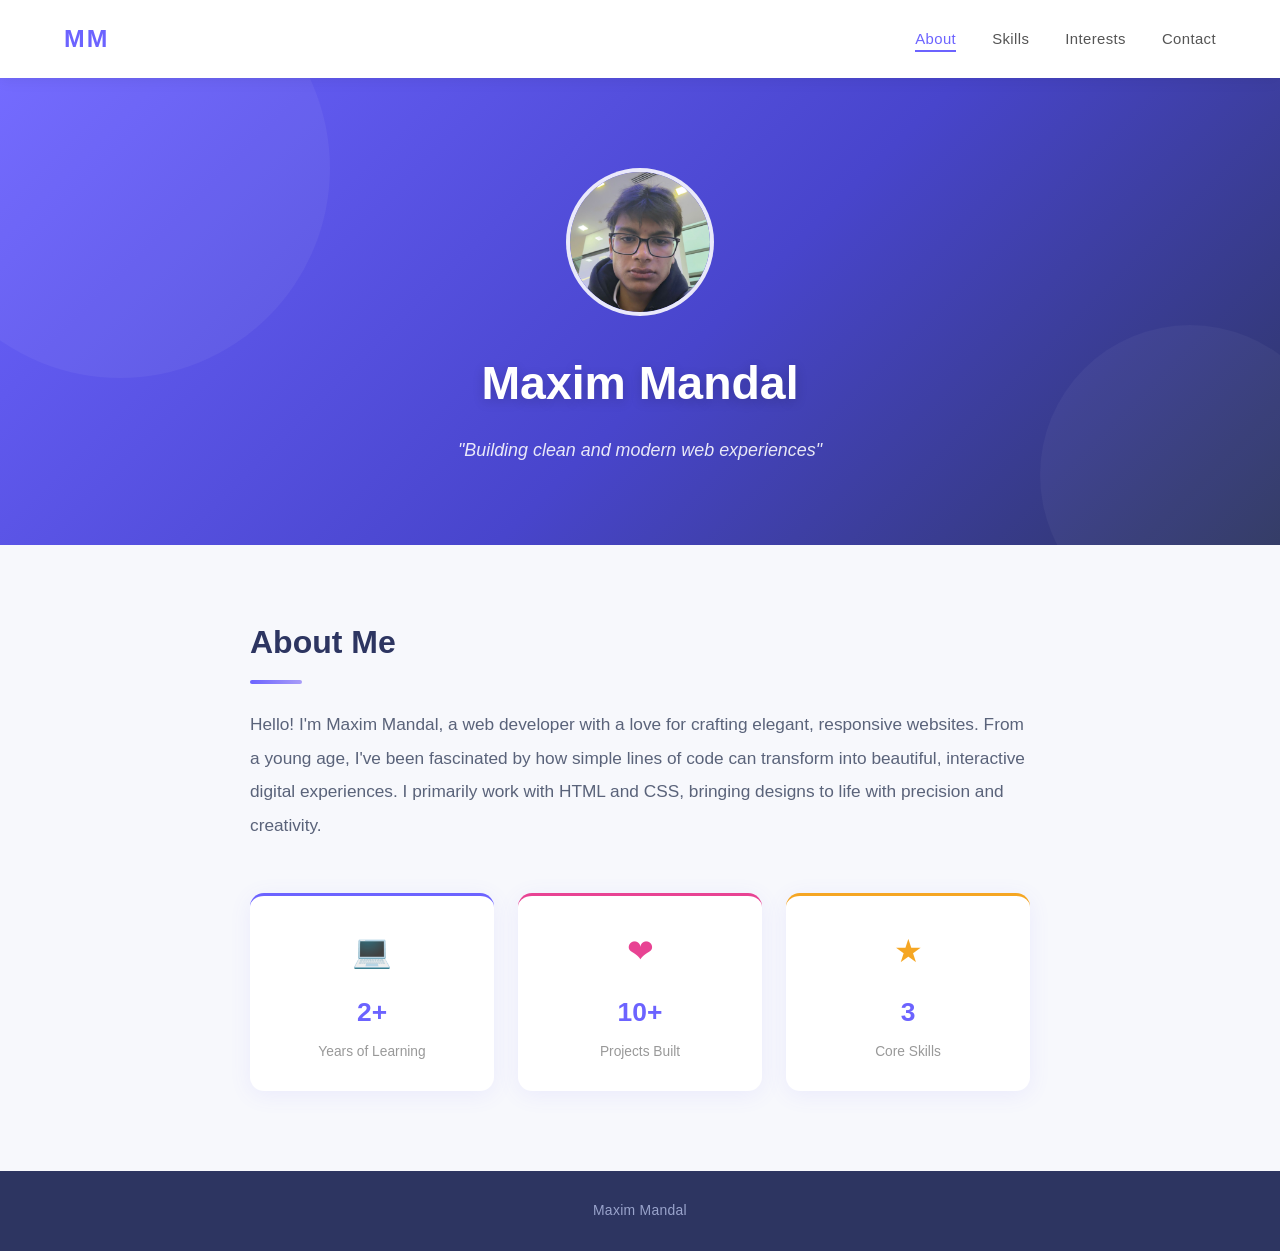
<file: portfolio 2/index.html>
<!doctype html>
<html lang="en">
  <head>
    <meta charset="UTF-8" />
    <meta name="viewport" content="width=device-width, initial-scale=1.0" />
    <title>Maxim Mandal | About</title>

    <link rel="stylesheet" href="index.css" />
  </head>
  <body>
    <nav class="navbar">
      <div class="nav-brand">MM</div>
      <ul class="nav-links">
        <li><a href="index.html" class="active">About</a></li>
        <li><a href="skills.html">Skills</a></li>
        <li><a href="interests.html">Interests</a></li>
        <li><a href="contact.html">Contact</a></li>
      </ul>
    </nav>

    <section class="hero">
      <div class="profile-wrapper">
        <!-- Profile image – replace images/profile.jpg with your photo -->
        <div class="profile-img-container">
          <img src="Image.jpeg" alt="Maxim Mandal" style="display: block" />
        </div>
      </div>

      <h1 style="text-shadow: 0 3px 12px rgba(0, 0, 0, 0.18)">Maxim Mandal</h1>
      <p class="tagline">"Building clean and modern web experiences"</p>
    </section>

    <section class="section-wrapper">
      <h2 class="section-title">About Me</h2>

      <p class="about-text">
        Hello! I'm Maxim Mandal, a web developer with a love for crafting
        elegant, responsive websites. From a young age, I've been fascinated by
        how simple lines of code can transform into beautiful, interactive
        digital experiences. I primarily work with HTML and CSS, bringing
        designs to life with precision and creativity.
      </p>

      <div class="info-cards">
        <div class="info-card" style="border-top-color: #6c63ff">
          <div class="card-icon" style="color: #6c63ff">&#128187;</div>
          <h3>2+</h3>
          <p>Years of Learning</p>
        </div>
        <div class="info-card" style="border-top-color: #e84393">
          <div class="card-icon" style="color: #e84393">&#10084;</div>
          <h3>10+</h3>
          <p>Projects Built</p>
        </div>
        <div class="info-card" style="border-top-color: #f5a623">
          <div class="card-icon" style="color: #f5a623">&#9733;</div>
          <h3>3</h3>
          <p>Core Skills</p>
        </div>
      </div>
    </section>

    <footer class="footer">
      <p>Maxim Mandal</p>
    </footer>
  </body>
</html>
</file>
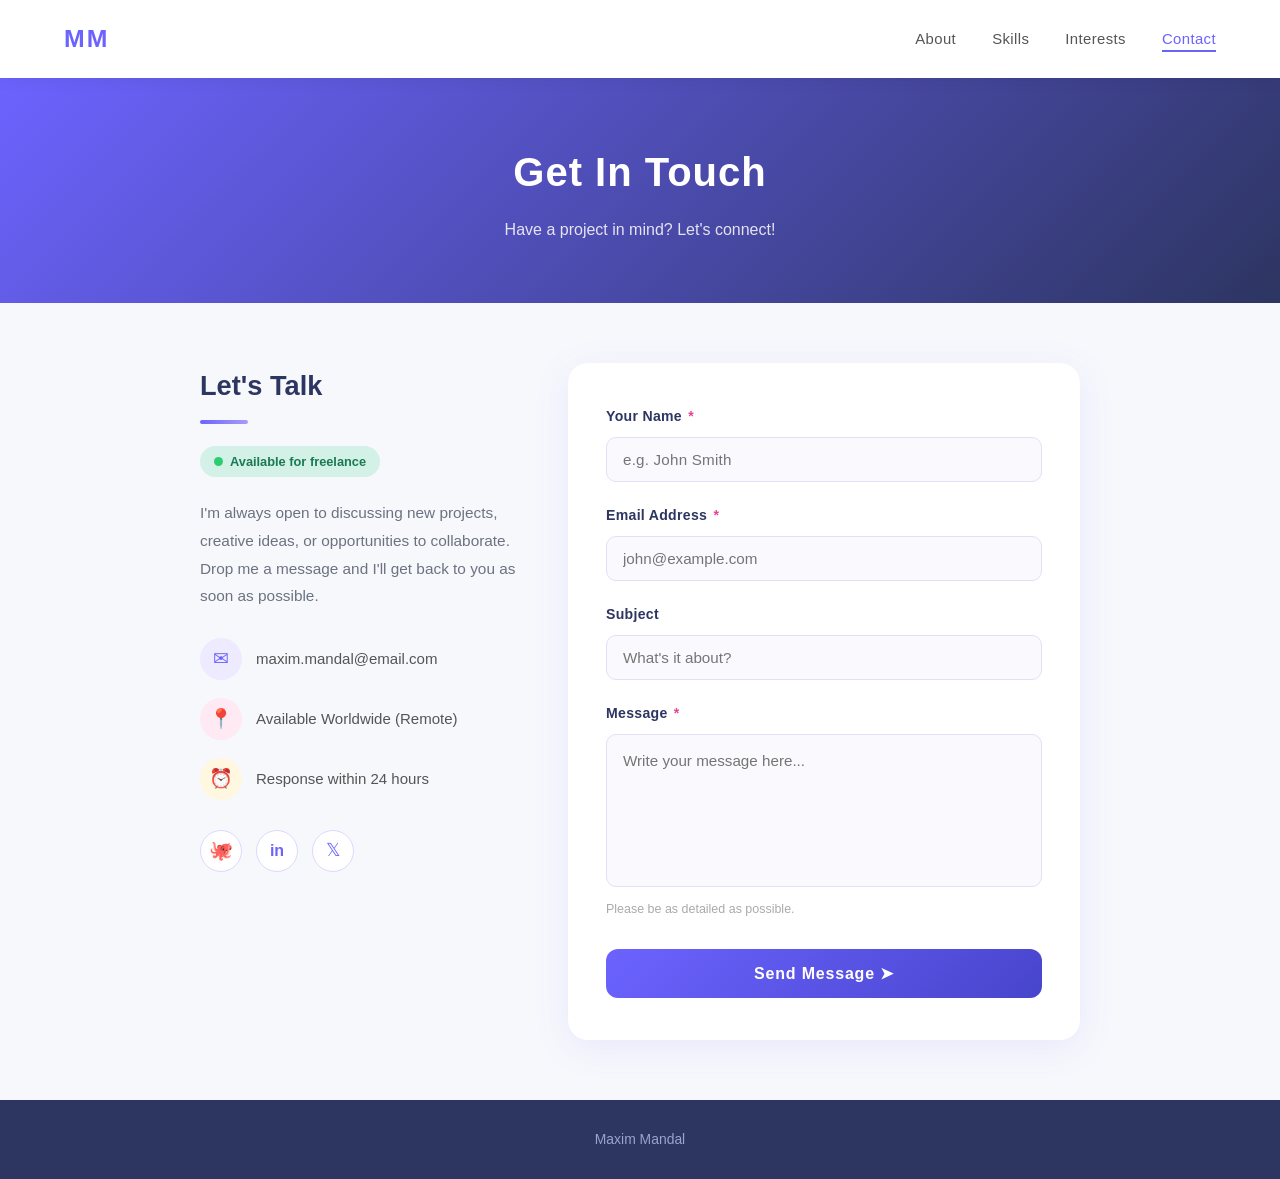
<file: portfolio 2/contact.html>
<!doctype html>
<html lang="en">
  <head>
    <meta charset="UTF-8" />
    <meta name="viewport" content="width=device-width, initial-scale=1.0" />
    <title>Maxim Mandal | Contact</title>

    <link rel="stylesheet" href="contact.css" />
  </head>
  <body>
    <nav class="navbar">
      <div class="nav-brand">MM</div>
      <ul class="nav-links">
        <li><a href="index.html">About</a></li>
        <li><a href="skills.html">Skills</a></li>
        <li><a href="interests.html">Interests</a></li>
        <li><a href="contact.html" class="active">Contact</a></li>
      </ul>
    </nav>

    <header class="page-header">
      <h1 style="letter-spacing: 1px">Get In Touch</h1>
      <p>Have a project in mind? Let's connect!</p>
    </header>

    <div class="contact-wrapper">
      <aside class="contact-info">
        <h2>Let's Talk</h2>

        <div class="available-badge">
          <span class="dot-green"></span> Available for freelance
        </div>

        <p>
          I'm always open to discussing new projects, creative ideas, or
          opportunities to collaborate. Drop me a message and I'll get back to
          you as soon as possible.
        </p>

        <div class="info-row">
          <div class="info-icon" style="background: #eeeaff; color: #6c63ff">
            &#9993;
          </div>
          <span>maxim.mandal@email.com</span>
        </div>

        <div class="info-row">
          <div class="info-icon" style="background: #ffe9f3; color: #e84393">
            &#128205;
          </div>
          <span>Available Worldwide (Remote)</span>
        </div>

        <div class="info-row">
          <div class="info-icon" style="background: #fff7e0; color: #f5a623">
            &#9200;
          </div>
          <span>Response within 24 hours</span>
        </div>

        <div class="social-links">
          <a
            href="#"
            class="social-link"
            title="GitHub"
            style="font-size: 1.2rem"
            >&#128025;</a
          >
          <a
            href="#"
            class="social-link"
            title="LinkedIn"
            style="font-size: 1rem; font-weight: 800"
            >in</a
          >
          <a
            href="#"
            class="social-link"
            title="Twitter / X"
            style="font-size: 1.1rem"
            >&#120143;</a
          >
        </div>
      </aside>

      <div class="contact-form">
        <form action="#" method="POST" novalidate>
          <div class="form-group">
            <label for="name">Your Name <span class="req">*</span></label>
            <input
              type="text"
              id="name"
              name="name"
              placeholder="e.g. John Smith"
              required
              style="letter-spacing: 0.2px"
            />
          </div>

          <div class="form-group">
            <label for="email">Email Address <span class="req">*</span></label>
            <input
              type="email"
              id="email"
              name="email"
              placeholder="john@example.com"
              required
            />
          </div>

          <div class="form-group">
            <label for="subject">Subject</label>
            <input
              type="text"
              id="subject"
              name="subject"
              placeholder="What's it about?"
            />
          </div>

          <div class="form-group">
            <label for="message">Message <span class="req">*</span></label>
            <textarea
              id="message"
              name="message"
              rows="5"
              placeholder="Write your message here..."
              required
              style="line-height: 1.65"
            ></textarea>
            <p class="hint">Please be as detailed as possible.</p>
          </div>

          <button
            type="submit"
            class="submit-btn"
            style="margin-top: 6px; letter-spacing: 0.8px"
          >
            Send Message &#10148;
          </button>
        </form>
      </div>
    </div>

    <footer class="footer">
      <p>Maxim Mandal</p>
    </footer>
  </body>
</html>
</file>
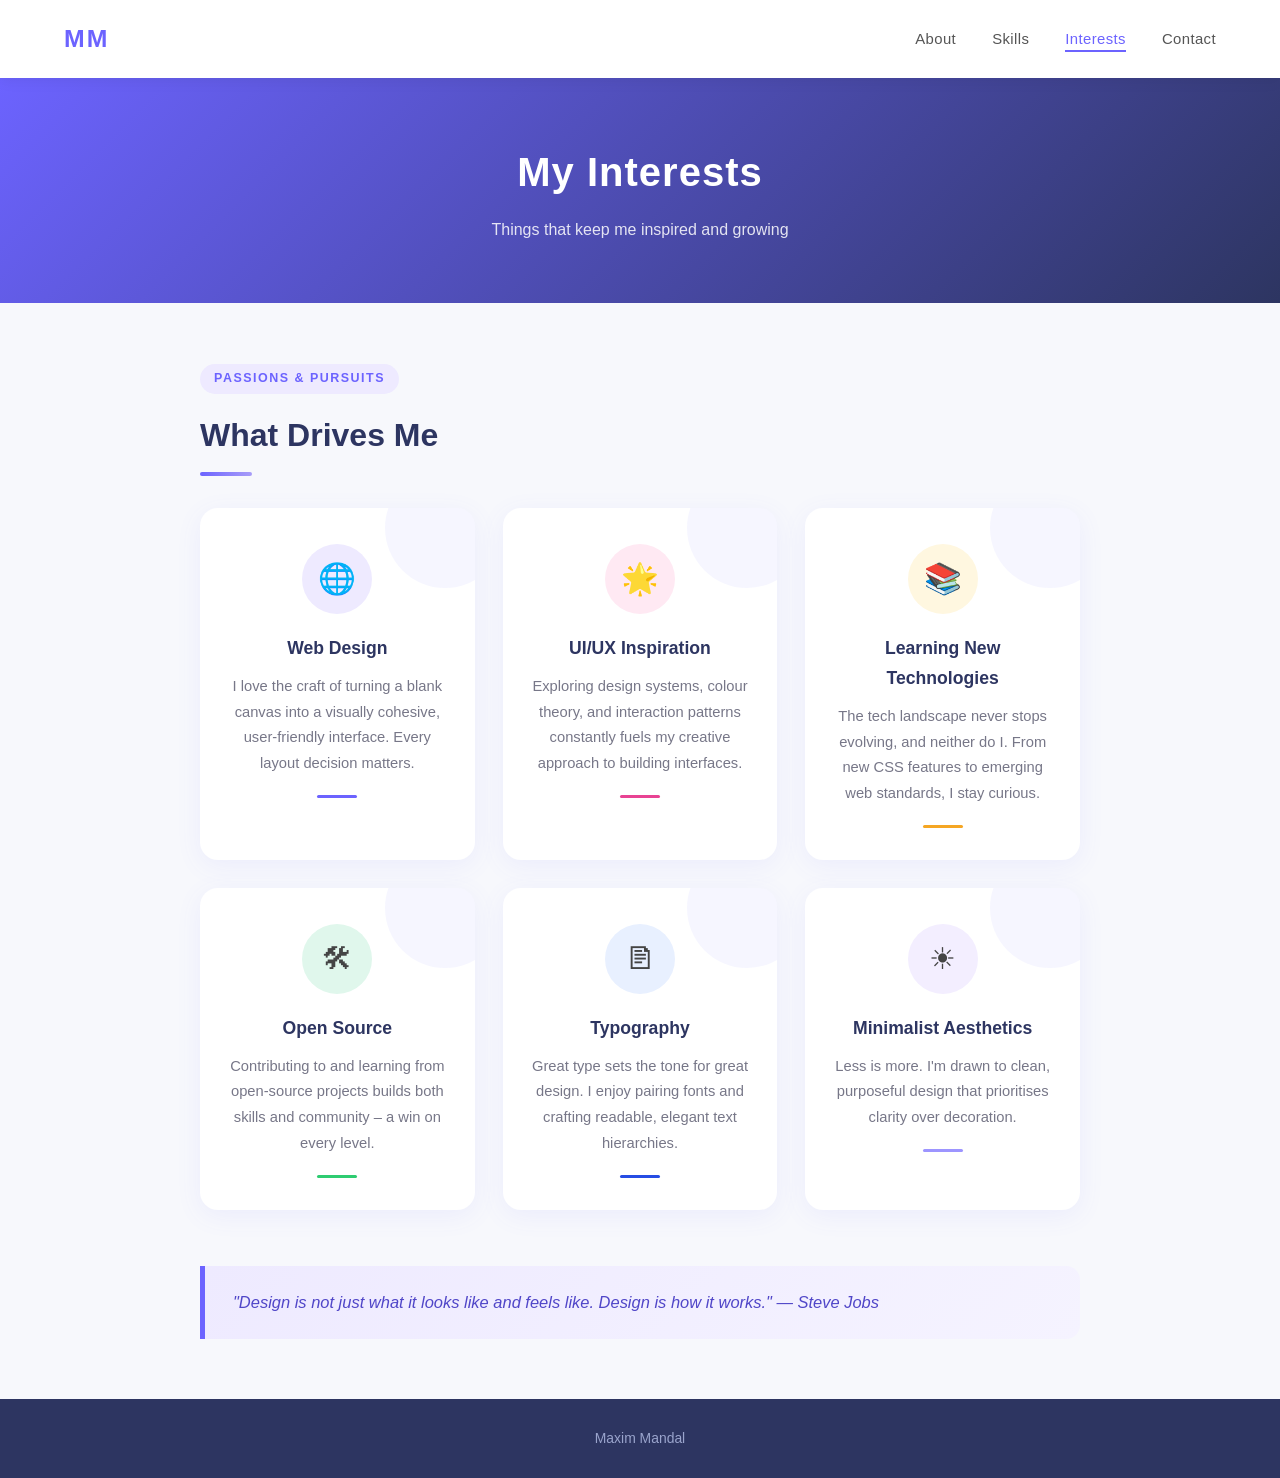
<file: portfolio 2/interests.html>
<!doctype html>
<html lang="en">
  <head>
    <meta charset="UTF-8" />
    <meta name="viewport" content="width=device-width, initial-scale=1.0" />
    <title>Maxim Mandal | Interests</title>

    <link rel="stylesheet" href="interests.css" />
  </head>
  <body>
    <nav class="navbar">
      <div class="nav-brand">MM</div>
      <ul class="nav-links">
        <li><a href="index.html">About</a></li>
        <li><a href="skills.html">Skills</a></li>
        <li><a href="interests.html" class="active">Interests</a></li>
        <li><a href="contact.html">Contact</a></li>
      </ul>
    </nav>

    <header class="page-header">
      <h1 style="letter-spacing: 1px">My Interests</h1>
      <p>Things that keep me inspired and growing</p>
    </header>

    <section class="section-wrapper">
      <span class="category-label">Passions &amp; Pursuits</span>
      <h2 class="section-title">What Drives Me</h2>

      <div class="interests-grid">
        <div class="interest-card">
          <div class="interest-icon" style="background: #eeeaff">&#127760;</div>
          <h3>Web Design</h3>
          <p>
            I love the craft of turning a blank canvas into a visually cohesive,
            user-friendly interface. Every layout decision matters.
          </p>
          <div
            style="
              width: 40px;
              height: 3px;
              background: #6c63ff;
              border-radius: 4px;
              margin: 18px auto 0;
            "
          ></div>
        </div>

        <div class="interest-card">
          <div class="interest-icon" style="background: #ffe9f3">&#127775;</div>
          <h3>UI/UX Inspiration</h3>
          <p>
            Exploring design systems, colour theory, and interaction patterns
            constantly fuels my creative approach to building interfaces.
          </p>
          <div
            style="
              width: 40px;
              height: 3px;
              background: #e84393;
              border-radius: 4px;
              margin: 18px auto 0;
            "
          ></div>
        </div>

        <div class="interest-card">
          <div class="interest-icon" style="background: #fff7e0">&#128218;</div>
          <h3>Learning New Technologies</h3>
          <p>
            The tech landscape never stops evolving, and neither do I. From new
            CSS features to emerging web standards, I stay curious.
          </p>
          <div
            style="
              width: 40px;
              height: 3px;
              background: #f5a623;
              border-radius: 4px;
              margin: 18px auto 0;
            "
          ></div>
        </div>

        <div class="interest-card">
          <div class="interest-icon" style="background: #e0f7ec">&#128736;</div>
          <h3>Open Source</h3>
          <p>
            Contributing to and learning from open-source projects builds both
            skills and community – a win on every level.
          </p>
          <div
            style="
              width: 40px;
              height: 3px;
              background: #2ecc71;
              border-radius: 4px;
              margin: 18px auto 0;
            "
          ></div>
        </div>

        <div class="interest-card">
          <div class="interest-icon" style="background: #e8f0ff">&#128441;</div>
          <h3>Typography</h3>
          <p>
            Great type sets the tone for great design. I enjoy pairing fonts and
            crafting readable, elegant text hierarchies.
          </p>
          <div
            style="
              width: 40px;
              height: 3px;
              background: #264de4;
              border-radius: 4px;
              margin: 18px auto 0;
            "
          ></div>
        </div>

        <div class="interest-card">
          <div class="interest-icon" style="background: #f3eeff">&#9728;</div>
          <h3>Minimalist Aesthetics</h3>
          <p>
            Less is more. I'm drawn to clean, purposeful design that prioritises
            clarity over decoration.
          </p>
          <div
            style="
              width: 40px;
              height: 3px;
              background: #9d95ff;
              border-radius: 4px;
              margin: 18px auto 0;
            "
          ></div>
        </div>
      </div>

      <blockquote class="quote-block">
        "Design is not just what it looks like and feels like. Design is how it
        works." &mdash; Steve Jobs
      </blockquote>
    </section>

    <footer class="footer">
      <p>Maxim Mandal</p>
    </footer>
  </body>
</html>
</file>
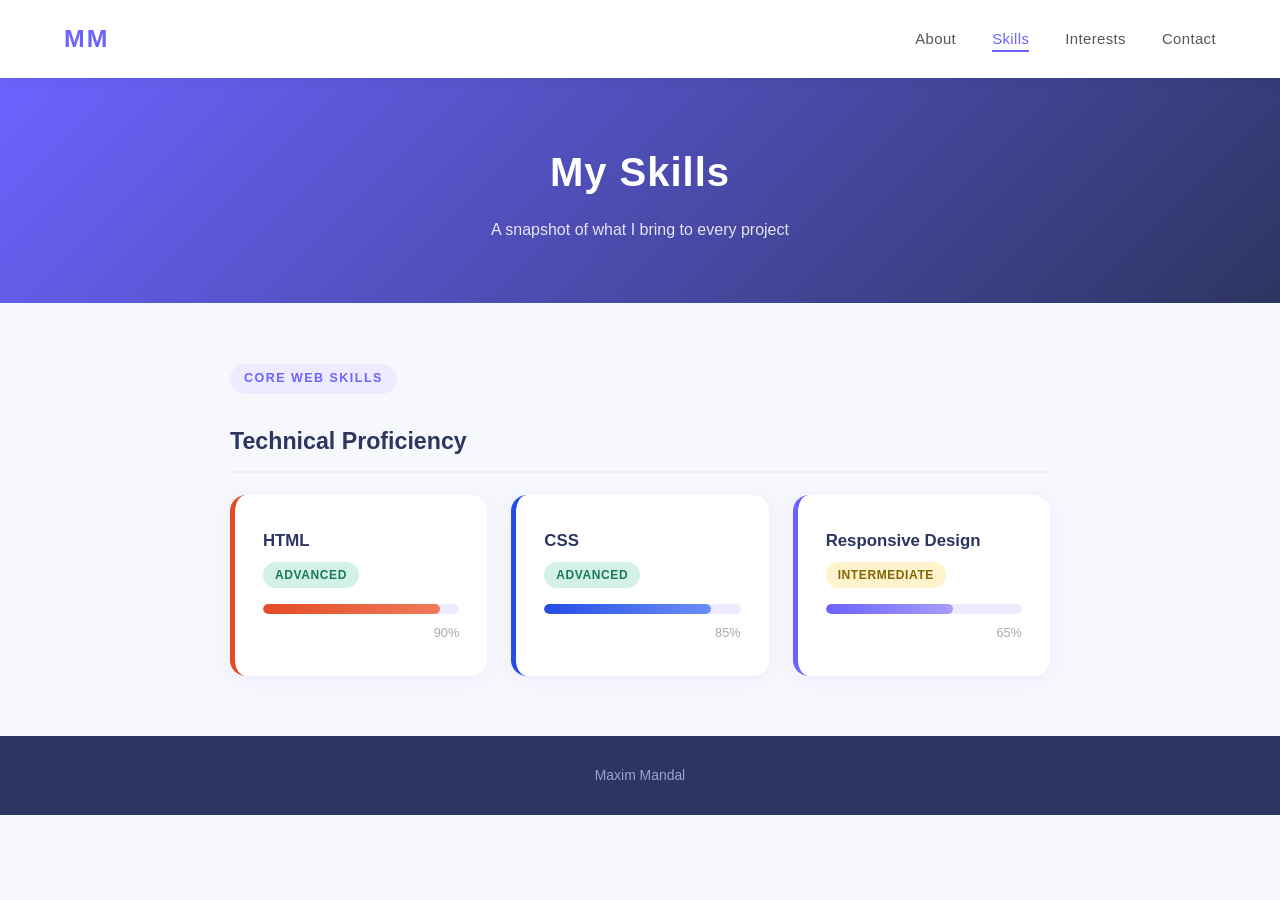
<file: portfolio 2/skills.html>
<!doctype html>
<html lang="en">
  <head>
    <meta charset="UTF-8" />
    <meta name="viewport" content="width=device-width, initial-scale=1.0" />
    <title>Maxim Mandal | Skills</title>

    <link rel="stylesheet" href="skills.css" />
  </head>
  <body>
    <nav class="navbar">
      <div class="nav-brand">MM</div>
      <ul class="nav-links">
        <li><a href="index.html">About</a></li>
        <li><a href="skills.html" class="active">Skills</a></li>
        <li><a href="interests.html">Interests</a></li>
        <li><a href="contact.html">Contact</a></li>
      </ul>
    </nav>

    <header class="page-header">
      <h1 style="letter-spacing: 1px">My Skills</h1>
      <p>A snapshot of what I bring to every project</p>
    </header>

    <section class="section-wrapper">
      <span class="category-label">Core Web Skills</span>
      <h2 class="section-title">Technical Proficiency</h2>

      <div class="skills-grid">
        <div class="skill-card" style="border-left-color: #e34c26">
          <div class="skill-name">HTML</div>
          <div class="skill-level-label">
            <span class="chip chip-advanced">Advanced</span>
          </div>
          <div class="progress-track">
            <div
              class="progress-fill"
              style="
                width: 90%;
                background: linear-gradient(90deg, #e34c26, #f07a5a);
              "
            ></div>
          </div>
          <p
            style="
              font-size: 0.8rem;
              color: #aaa;
              margin-top: 8px;
              text-align: right;
            "
          >
            90%
          </p>
        </div>

        <div class="skill-card" style="border-left-color: #264de4">
          <div class="skill-name">CSS</div>
          <div class="skill-level-label">
            <span class="chip chip-advanced">Advanced</span>
          </div>
          <div class="progress-track">
            <div
              class="progress-fill"
              style="
                width: 85%;
                background: linear-gradient(90deg, #264de4, #6a8ff7);
              "
            ></div>
          </div>
          <p
            style="
              font-size: 0.8rem;
              color: #aaa;
              margin-top: 8px;
              text-align: right;
            "
          >
            85%
          </p>
        </div>

        <div class="skill-card" style="border-left-color: #6c63ff">
          <div class="skill-name">Responsive Design</div>
          <div class="skill-level-label">
            <span class="chip chip-intermediate">Intermediate</span>
          </div>
          <div class="progress-track">
            <div class="progress-fill" style="width: 65%"></div>
          </div>
          <p
            style="
              font-size: 0.8rem;
              color: #aaa;
              margin-top: 8px;
              text-align: right;
            "
          >
            65%
          </p>
        </div>
      </div>
    </section>

    <footer class="footer">
      <p>Maxim Mandal</p>
    </footer>
  </body>
</html>
</file>
<file: portfolio 2/index.css>
*,
*::before,
*::after {
  margin: 0;
  padding: 0;
  box-sizing: border-box;
}

html {
  scroll-behavior: smooth;
}

body {
  font-family:
    -apple-system, BlinkMacSystemFont, "Segoe UI", Roboto, Oxygen, Ubuntu,
    Cantarell, sans-serif;
  background-color: #f7f8fc;
  color: #444;
  line-height: 1.7;
}

.navbar {
  display: flex;
  align-items: center;
  justify-content: space-between;
  padding: 18px 64px;
  background: #ffffff;
  box-shadow: 0 2px 14px rgba(0, 0, 0, 0.07);
  position: sticky;
  top: 0;
  z-index: 999;
}

.nav-brand {
  font-size: 1.55rem;
  font-weight: 800;
  color: #6c63ff;
  letter-spacing: 2px;
}

.nav-links {
  list-style: none;
  display: flex;
  gap: 36px;
}

.nav-links a {
  text-decoration: none;
  font-size: 0.93rem;
  font-weight: 500;
  color: #555;
  letter-spacing: 0.4px;
  padding-bottom: 3px;
  border-bottom: 2px solid transparent;
}

.nav-links a:hover,
.nav-links a.active {
  color: #6c63ff;
  border-bottom-color: #6c63ff;
}

.hero {
  background: linear-gradient(135deg, #6c63ff 0%, #4845cc 55%, #2d3561 100%);
  color: #fff;
  padding: 90px 40px 80px;
  text-align: center;
  position: relative;
  overflow: hidden;
}

.hero::before {
  content: "";
  position: absolute;
  width: 420px;
  height: 420px;
  background: rgba(255, 255, 255, 0.05);
  border-radius: 50%;
  top: -120px;
  left: -90px;
  pointer-events: none;
}

.hero::after {
  content: "";
  position: absolute;
  width: 300px;
  height: 300px;
  background: rgba(255, 255, 255, 0.04);
  border-radius: 50%;
  bottom: -80px;
  right: -60px;
  pointer-events: none;
}

.profile-wrapper {
  display: inline-block;
  position: relative;
  margin-bottom: 28px;
}

.profile-img-container {
  width: 148px;
  height: 148px;
  border-radius: 50%;
  border: 4px solid rgba(255, 255, 255, 0.85);
  overflow: hidden;
  margin: 0 auto;
  background: rgba(255, 255, 255, 0.18);
  display: flex;
  align-items: center;
  justify-content: center;
  font-size: 2.8rem;
  font-weight: 800;
  color: #fff;
  letter-spacing: 1px;
}

.profile-img-container img {
  width: 100%;
  height: 100%;
  object-fit: cover;
  border-radius: 50%;
}

.status-dot {
  position: absolute;
  bottom: 8px;
  right: 8px;
  width: 20px;
  height: 20px;
  background: #2ecc71;
  border-radius: 50%;
  border: 3px solid #fff;
}

.hero h1 {
  font-size: 2.9rem;
  font-weight: 800;
  margin-bottom: 12px;
}

.tagline {
  font-size: 1.12rem;
  font-style: italic;
  opacity: 0.88;
}

.about-text {
  font-size: 1.08rem;
  line-height: 1.95;
  color: #5a637a;
  margin-top: 24px;
}

.info-cards {
  display: flex;
  gap: 24px;
  margin-top: 50px;
  flex-wrap: wrap;
}

.info-card {
  flex: 1;
  min-width: 175px;
  background: #ffffff;
  border-radius: 14px;
  padding: 28px 22px;
  text-align: center;
  box-shadow: 0 4px 22px rgba(108, 99, 255, 0.09);
  border-top: 3px solid #6c63ff;
}

.card-icon {
  font-size: 2rem;
  margin-bottom: 12px;
}

.info-card h3 {
  font-size: 1.65rem;
  font-weight: 800;
  color: #6c63ff;
  margin-bottom: 5px;
}

.info-card p {
  font-size: 0.86rem;
  color: #999;
  font-weight: 500;
}

.footer {
  background-color: #2d3561;
  color: #9aa4cc;
  text-align: center;
  padding: 28px 40px;
  font-size: 0.87rem;
  letter-spacing: 0.3px;
  margin-top: 80px;
}

.footer span {
  color: #9d95ff;
}

.section-wrapper {
  max-width: 860px;
  margin: 70px auto;
  padding: 0 40px;
}

.section-title {
  font-size: 2rem;
  font-weight: 700;
  color: #2d3561;
  margin-bottom: 8px;
}

.section-title::after {
  content: "";
  display: block;
  width: 52px;
  height: 4px;
  background: linear-gradient(90deg, #6c63ff, #a89df8);
  border-radius: 4px;
  margin-top: 10px;
}
</file>
<file: portfolio 2/contact.css>
*,
*::before,
*::after {
  margin: 0;
  padding: 0;
  box-sizing: border-box;
}
html {
  scroll-behavior: smooth;
}
body {
  font-family:
    -apple-system, BlinkMacSystemFont, "Segoe UI", Roboto, sans-serif;
  background-color: #f7f8fc;
  color: #444;
  line-height: 1.7;
}

.navbar {
  display: flex;
  align-items: center;
  justify-content: space-between;
  padding: 18px 64px;
  background: #ffffff;
  box-shadow: 0 2px 14px rgba(0, 0, 0, 0.07);
  position: sticky;
  top: 0;
  z-index: 999;
}
.nav-brand {
  font-size: 1.55rem;
  font-weight: 800;
  color: #6c63ff;
  letter-spacing: 2px;
}
.nav-links {
  list-style: none;
  display: flex;
  gap: 36px;
}
.nav-links a {
  text-decoration: none;
  font-size: 0.93rem;
  font-weight: 500;
  color: #555;
  letter-spacing: 0.4px;
  padding-bottom: 3px;
  border-bottom: 2px solid transparent;
}
.nav-links a:hover,
.nav-links a.active {
  color: #6c63ff;
  border-bottom-color: #6c63ff;
}

.success-msg {
  display: none;
  background: #d4f1e8;
  color: #1a7a54;
  border-radius: 10px;
  padding: 14px 18px;
  margin-bottom: 20px;
  font-size: 0.93rem;
  font-weight: 600;
  border-left: 4px solid #2ecc71;
}

.req {
  color: #e84393;
  margin-left: 2px;
}

.hint {
  font-size: 0.78rem;
  color: #aaa;
  margin-top: 4px;
}

.available-badge {
  display: inline-flex;
  align-items: center;
  gap: 7px;
  background: #d4f1e8;
  color: #1a7a54;
  font-size: 0.8rem;
  font-weight: 700;
  padding: 5px 14px;
  border-radius: 20px;
  margin-bottom: 22px;
}
.dot-green {
  width: 9px;
  height: 9px;
  background: #2ecc71;
  border-radius: 50%;
  display: inline-block;
}

.page-header {
  background: linear-gradient(135deg, #6c63ff 0%, #2d3561 100%);
  color: #fff;
  padding: 60px 40px;
  text-align: center;
}
.page-header h1 {
  font-size: 2.5rem;
  font-weight: 800;
  margin-bottom: 10px;
}
.page-header p {
  font-size: 1rem;
  opacity: 0.85;
}

.contact-wrapper {
  max-width: 960px;
  margin: 60px auto;
  padding: 0 40px;
  display: grid;
  grid-template-columns: 1fr 1.6fr;
  gap: 48px;
  align-items: start;
}

.contact-info h2 {
  font-size: 1.7rem;
  font-weight: 700;
  color: #2d3561;
  margin-bottom: 10px;
}
.contact-info h2::after {
  content: "";
  display: block;
  width: 48px;
  height: 4px;
  background: linear-gradient(90deg, #6c63ff, #a89df8);
  border-radius: 4px;
  margin-top: 10px;
  margin-bottom: 22px;
}
.contact-info p {
  font-size: 0.96rem;
  color: #6b7280;
  margin-bottom: 28px;
  line-height: 1.8;
}

.info-row {
  display: flex;
  align-items: center;
  gap: 14px;
  margin-bottom: 18px;
  font-size: 0.94rem;
  color: #555;
}
.info-row .info-icon {
  width: 42px;
  height: 42px;
  border-radius: 50%;
  display: flex;
  align-items: center;
  justify-content: center;
  font-size: 1.2rem;
  flex-shrink: 0;
}

.social-links {
  display: flex;
  gap: 14px;
  margin-top: 30px;
}
.social-link {
  display: inline-flex;
  align-items: center;
  justify-content: center;
  width: 42px;
  height: 42px;
  border-radius: 50%;
  font-size: 1.1rem;
  text-decoration: none;
  border: 1.5px solid #ddd8ff;
  color: #6c63ff;
  background: #fff;
}
.social-link:hover {
  background: #6c63ff;
  color: #fff;
  border-color: #6c63ff;
}

.contact-form {
  background: #ffffff;
  border-radius: 20px;
  padding: 42px 38px;
  box-shadow: 0 8px 36px rgba(108, 99, 255, 0.1);
}

.form-group {
  margin-bottom: 22px;
}

.form-group label {
  display: block;
  font-size: 0.88rem;
  font-weight: 600;
  color: #2d3561;
  margin-bottom: 8px;
  letter-spacing: 0.3px;
}

.form-group input,
.form-group textarea {
  width: 100%;
  padding: 13px 16px;
  border: 1.8px solid #e2dff7;
  border-radius: 10px;
  font-size: 0.95rem;
  font-family: inherit;
  color: #333;
  background: #fafafe;
  outline: none;
  resize: none;
}

.form-group input:focus,
.form-group textarea:focus {
  border-color: #6c63ff;
  background: #fff;
  box-shadow: 0 0 0 3px rgba(108, 99, 255, 0.12);
}

.submit-btn {
  width: 100%;
  padding: 15px;
  background: linear-gradient(135deg, #6c63ff, #4845cc);
  color: #fff;
  font-size: 1rem;
  font-weight: 700;
  border: none;
  border-radius: 12px;
  cursor: pointer;
  letter-spacing: 0.5px;
}
.submit-btn:hover {
  background: linear-gradient(135deg, #5a52e0, #3a38b8);
}

.footer {
  background-color: #2d3561;
  color: #9aa4cc;
  text-align: center;
  padding: 28px 40px;
  font-size: 0.87rem;
  margin-top: 60px;
}
.footer span {
  color: #9d95ff;
}
</file>
<file: portfolio 2/interests.css>
*,
*::before,
*::after {
  margin: 0;
  padding: 0;
  box-sizing: border-box;
}
html {
  scroll-behavior: smooth;
}
body {
  font-family:
    -apple-system, BlinkMacSystemFont, "Segoe UI", Roboto, sans-serif;
  background-color: #f7f8fc;
  color: #444;
  line-height: 1.7;
}

.navbar {
  display: flex;
  align-items: center;
  justify-content: space-between;
  padding: 18px 64px;
  background: #ffffff;
  box-shadow: 0 2px 14px rgba(0, 0, 0, 0.07);
  position: sticky;
  top: 0;
  z-index: 999;
}
.nav-brand {
  font-size: 1.55rem;
  font-weight: 800;
  color: #6c63ff;
  letter-spacing: 2px;
}
.nav-links {
  list-style: none;
  display: flex;
  gap: 36px;
}
.nav-links a {
  text-decoration: none;
  font-size: 0.93rem;
  font-weight: 500;
  color: #555;
  letter-spacing: 0.4px;
  padding-bottom: 3px;
  border-bottom: 2px solid transparent;
}
.nav-links a:hover,
.nav-links a.active {
  color: #6c63ff;
  border-bottom-color: #6c63ff;
}

.section-title {
  font-size: 2rem;
  font-weight: 700;
  color: #2d3561;
  margin-bottom: 8px;
}
.section-title::after {
  content: "";
  display: block;
  width: 52px;
  height: 4px;
  background: linear-gradient(90deg, #6c63ff, #a89df8);
  border-radius: 4px;
  margin-top: 10px;
  margin-bottom: 32px;
}

.quote-block {
  background: linear-gradient(135deg, #eeeaff, #f5f3ff);
  border-left: 5px solid #6c63ff;
  border-radius: 0 14px 14px 0;
  padding: 22px 28px;
  margin-top: 56px;
  font-style: italic;
  color: #5046c8;
  font-size: 1.03rem;
  line-height: 1.75;
}

.category-label {
  display: inline-block;
  font-size: 0.78rem;
  font-weight: 700;
  text-transform: uppercase;
  letter-spacing: 1.5px;
  color: #6c63ff;
  background: #eeeaff;
  padding: 4px 14px;
  border-radius: 30px;
  margin-bottom: 14px;
}

.page-header {
  background: linear-gradient(135deg, #6c63ff 0%, #2d3561 100%);
  color: #fff;
  padding: 60px 40px;
  text-align: center;
}
.page-header h1 {
  font-size: 2.5rem;
  font-weight: 800;
  margin-bottom: 10px;
}
.page-header p {
  font-size: 1rem;
  opacity: 0.85;
}

.section-wrapper {
  max-width: 960px;
  margin: 60px auto;
  padding: 0 40px;
}

.interests-grid {
  display: grid;
  grid-template-columns: repeat(auto-fit, minmax(270px, 1fr));
  gap: 28px;
  margin-top: 16px;
}

.interest-card {
  background: #ffffff;
  border-radius: 18px;
  padding: 36px 28px 32px;
  box-shadow: 0 6px 26px rgba(108, 99, 255, 0.08);
  text-align: center;
  position: relative;
  overflow: hidden;
}

.interest-card::before {
  content: "";
  position: absolute;
  width: 120px;
  height: 120px;
  border-radius: 50%;
  top: -40px;
  right: -30px;
  opacity: 0.06;
  background: #6c63ff;
}

.interest-icon {
  width: 70px;
  height: 70px;
  border-radius: 50%;
  margin: 0 auto 20px;
  display: flex;
  align-items: center;
  justify-content: center;
  font-size: 1.9rem;
}

.interest-card h3 {
  font-size: 1.1rem;
  font-weight: 700;
  color: #2d3561;
  margin-bottom: 10px;
}

.interest-card p {
  font-size: 0.92rem;
  color: #778;
  line-height: 1.75;
}

.footer {
  background-color: #2d3561;
  color: #9aa4cc;
  text-align: center;
  padding: 28px 40px;
  font-size: 0.87rem;
  margin-top: 60px;
}
.footer span {
  color: #9d95ff;
}
</file>
<file: portfolio 2/skills.css>
*,
*::before,
*::after {
  margin: 0;
  padding: 0;
  box-sizing: border-box;
}
html {
  scroll-behavior: smooth;
}
body {
  font-family:
    -apple-system, BlinkMacSystemFont, "Segoe UI", Roboto, sans-serif;
  background-color: #f7f8fc;
  color: #444;
  line-height: 1.7;
}

.navbar {
  display: flex;
  align-items: center;
  justify-content: space-between;
  padding: 18px 64px;
  background: #ffffff;
  box-shadow: 0 2px 14px rgba(0, 0, 0, 0.07);
  position: sticky;
  top: 0;
  z-index: 999;
}
.nav-brand {
  font-size: 1.55rem;
  font-weight: 800;
  color: #6c63ff;
  letter-spacing: 2px;
}
.nav-links {
  list-style: none;
  display: flex;
  gap: 36px;
}
.nav-links a {
  text-decoration: none;
  font-size: 0.93rem;
  font-weight: 500;
  color: #555;
  letter-spacing: 0.4px;
  padding-bottom: 3px;
  border-bottom: 2px solid transparent;
}
.nav-links a:hover,
.nav-links a.active {
  color: #6c63ff;
  border-bottom-color: #6c63ff;
}

.section-title {
  font-size: 1.45rem;
  font-weight: 700;
  color: #2d3561;
  margin-bottom: 22px;
  padding-bottom: 10px;
  border-bottom: 2px solid #eeeaff;
}

.chip {
  display: inline-block;
  font-size: 0.75rem;
  font-weight: 700;
  padding: 3px 12px;
  border-radius: 20px;
  text-transform: uppercase;
  letter-spacing: 0.6px;
}

.chip-advanced {
  background: #d4f1e8;
  color: #1a7a54;
}
.chip-intermediate {
  background: #fff3cd;
  color: #856404;
}

.page-header {
  background: linear-gradient(135deg, #6c63ff 0%, #2d3561 100%);
  color: #fff;
  padding: 60px 40px;
  text-align: center;
}
.page-header h1 {
  font-size: 2.5rem;
  font-weight: 800;
  margin-bottom: 10px;
}
.page-header p {
  font-size: 1rem;
  opacity: 0.85;
}

.section-wrapper {
  max-width: 900px;
  margin: 60px auto;
  padding: 0 40px;
}

.category-label {
  display: inline-block;
  font-size: 0.78rem;
  font-weight: 700;
  text-transform: uppercase;
  letter-spacing: 1.5px;
  color: #6c63ff;
  background: #eeeaff;
  padding: 4px 14px;
  border-radius: 30px;
  margin-bottom: 28px;
}

.skills-grid {
  display: grid;
  grid-template-columns: repeat(auto-fit, minmax(240px, 1fr));
  gap: 24px;
  margin-bottom: 60px;
}

.skill-card {
  background: #ffffff;
  border-radius: 16px;
  padding: 32px 28px;
  box-shadow: 0 4px 20px rgba(108, 99, 255, 0.08);
  border-left: 5px solid #6c63ff;
}

.skill-card .skill-name {
  font-size: 1.05rem;
  font-weight: 700;
  color: #2d3561;
  margin-bottom: 6px;
}

.skill-card .skill-level-label {
  font-size: 0.8rem;
  color: #999;
  margin-bottom: 16px;
  font-weight: 500;
}

.progress-track {
  background: #eeeaff;
  border-radius: 30px;
  height: 10px;
  overflow: hidden;
  width: 100%;
}

.progress-fill {
  height: 100%;
  border-radius: 30px;
  background: linear-gradient(90deg, #6c63ff, #a89df8);
}

.footer {
  background-color: #2d3561;
  color: #9aa4cc;
  text-align: center;
  padding: 28px 40px;
  font-size: 0.87rem;
  margin-top: 40px;
}
.footer span {
  color: #9d95ff;
}
</file>
